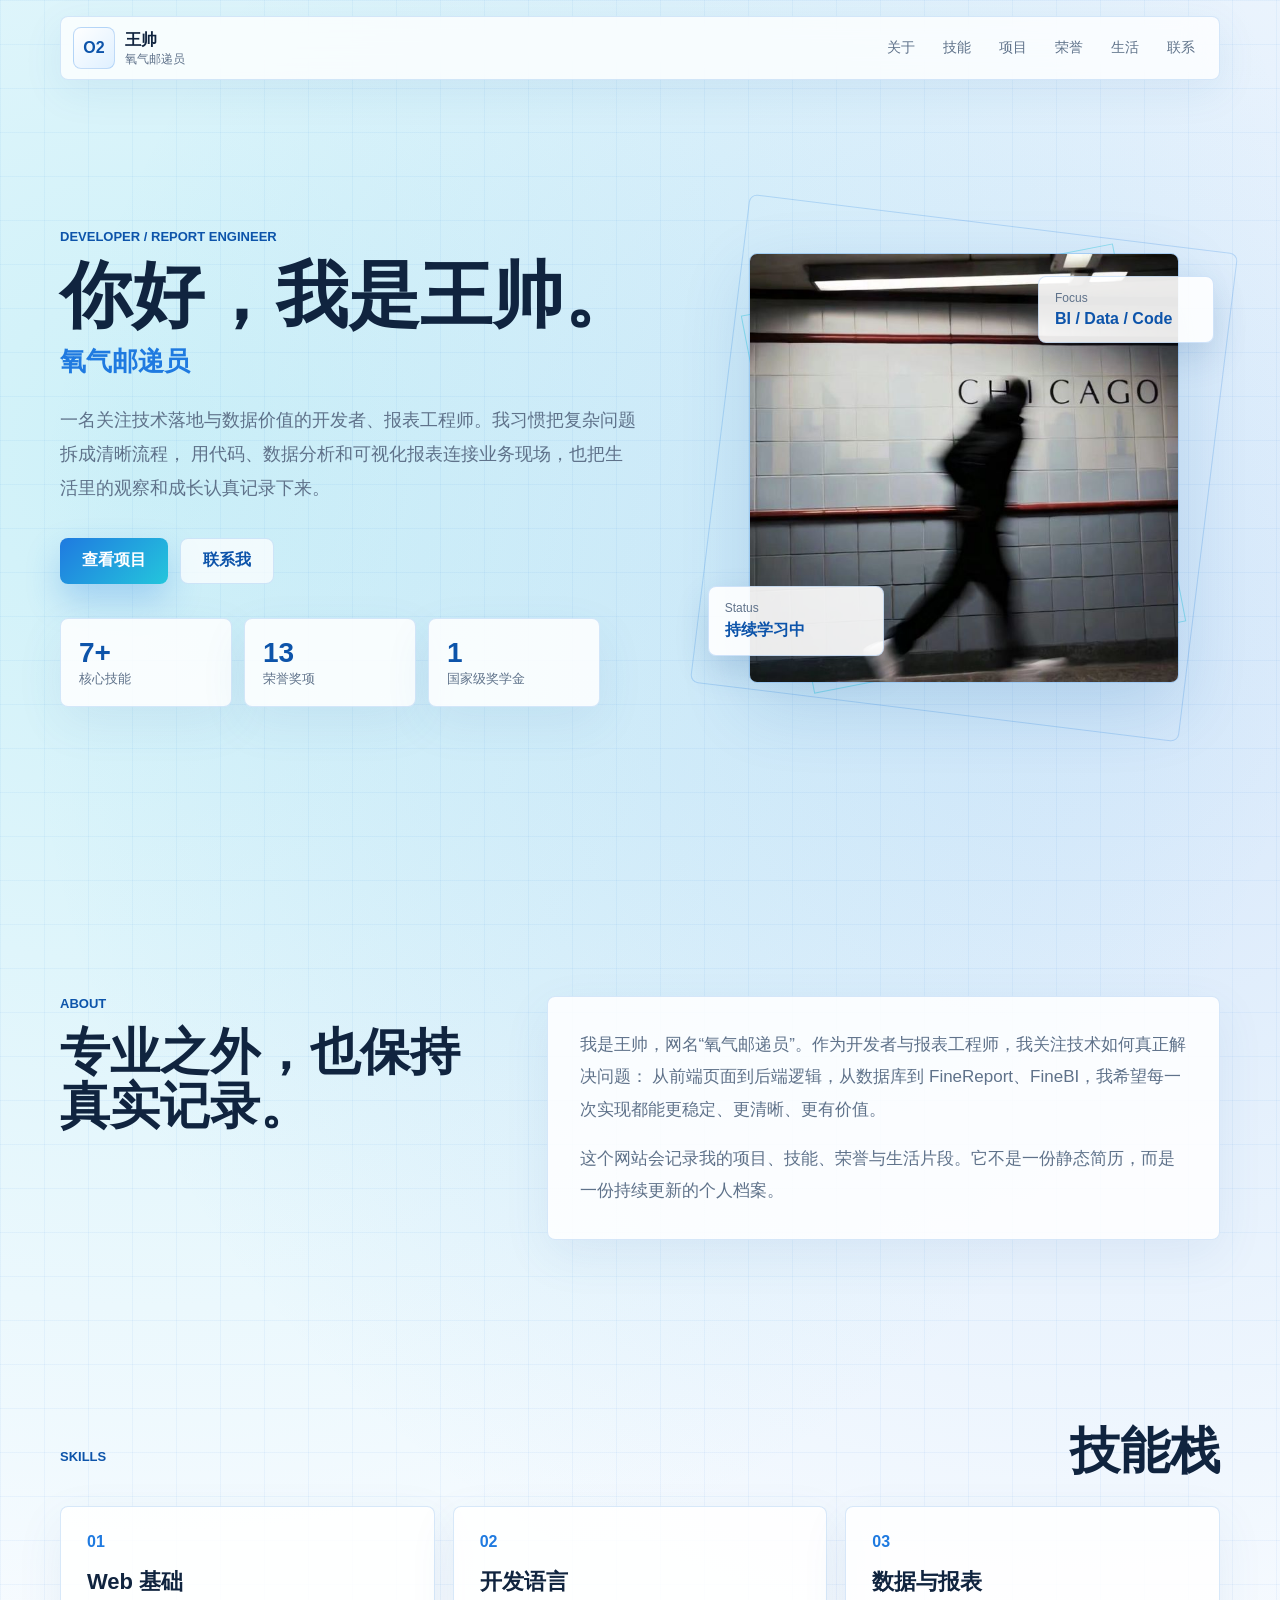
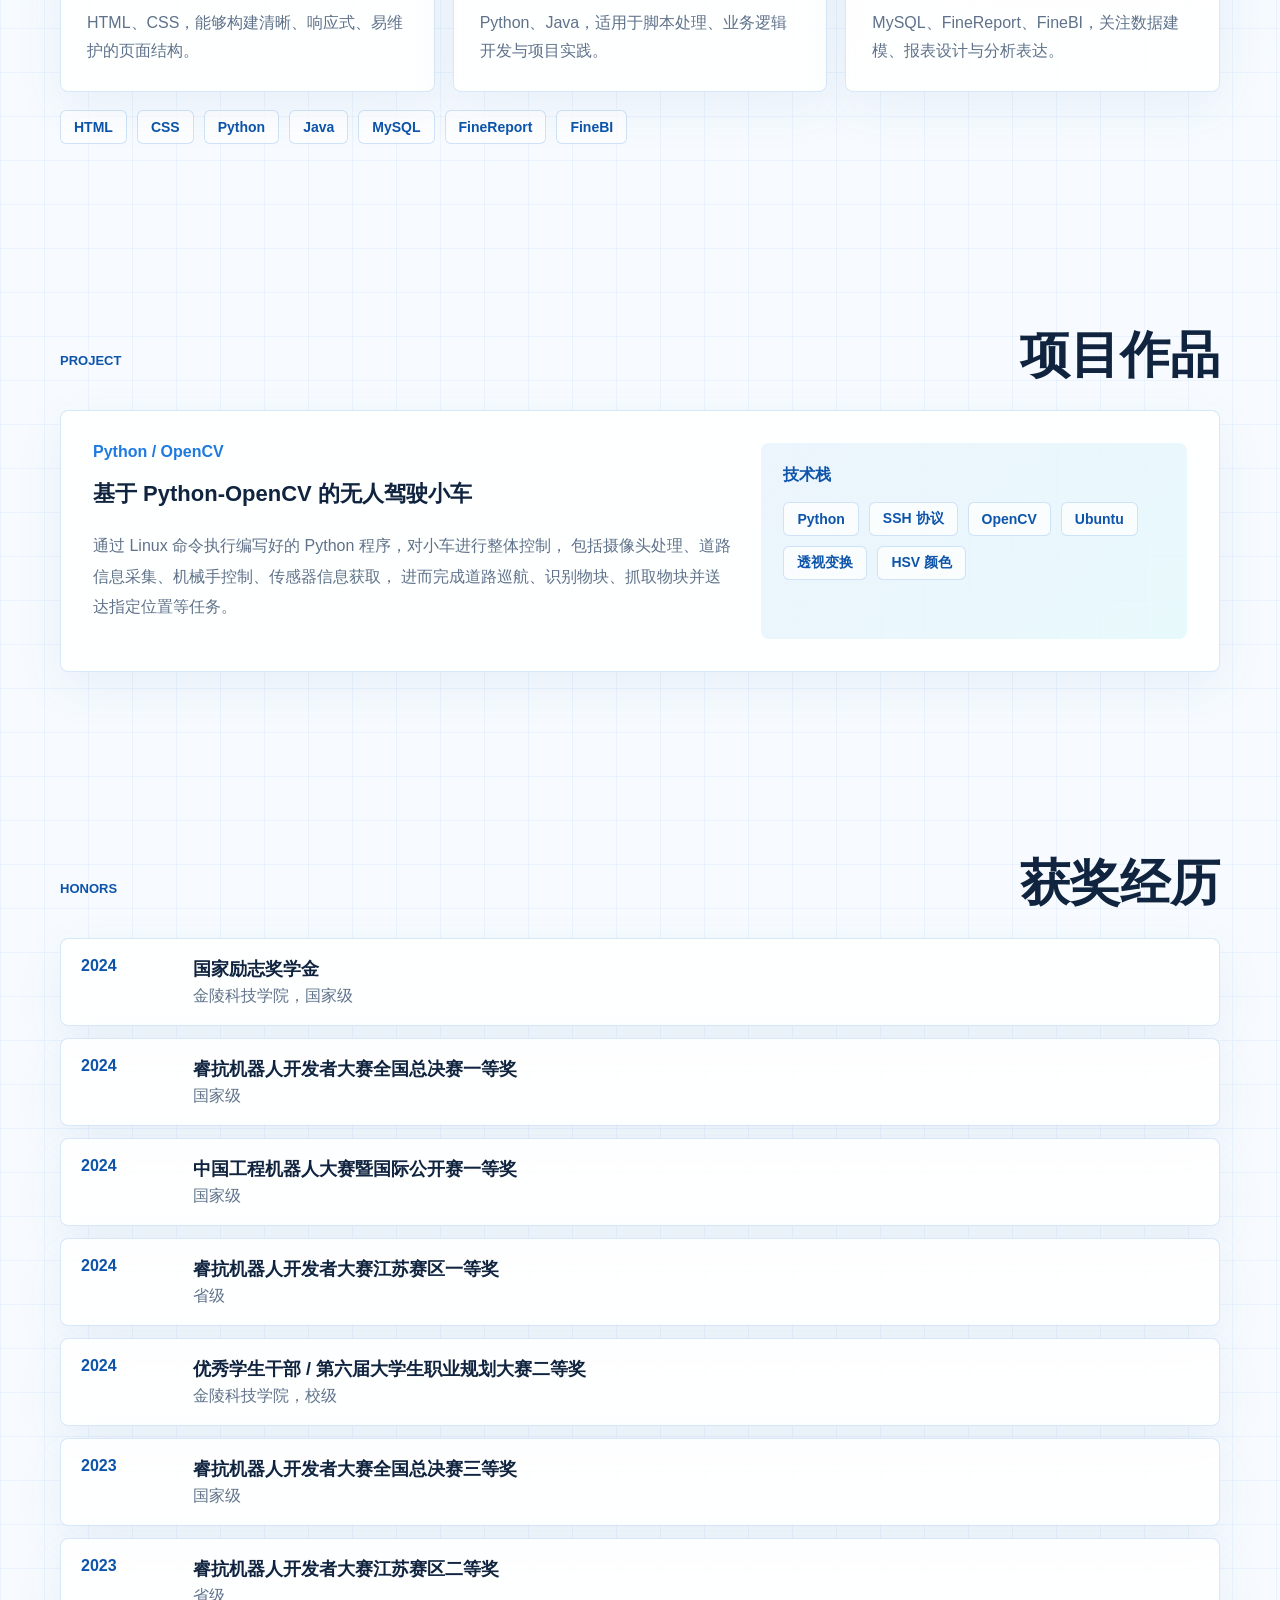
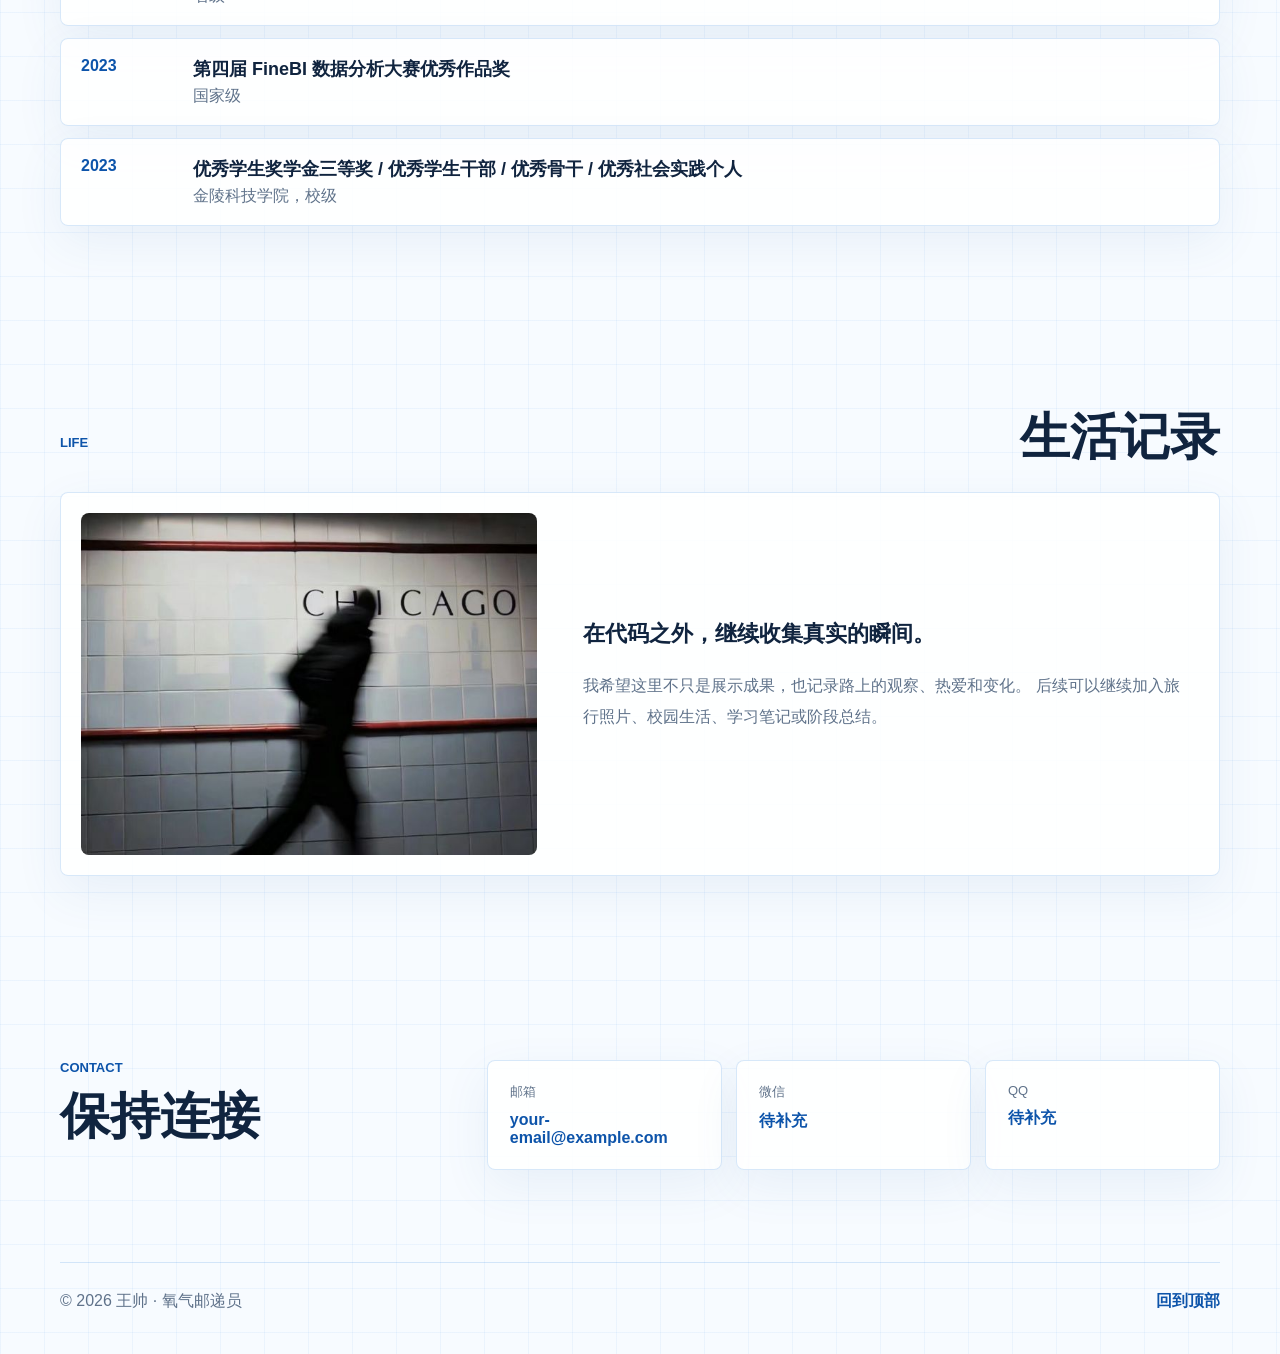
<file: index.html>
<!DOCTYPE html>
<html lang="zh-CN">
<head>
  <meta charset="UTF-8">
  <meta name="viewport" content="width=device-width, initial-scale=1.0">
  <meta name="description" content="王帅，氧气邮递员，开发者与报表工程师的个人网站。">
  <title>王帅 | 氧气邮递员</title>
  <link rel="stylesheet" href="styles.css">
</head>
<body>
  <header class="site-header">
    <a class="brand" href="#top" aria-label="回到首页">
      <span class="brand-mark">O2</span>
      <span>
        <strong>王帅</strong>
        <small>氧气邮递员</small>
      </span>
    </a>
    <nav class="site-nav" aria-label="主导航">
      <a href="#about">关于</a>
      <a href="#skills">技能</a>
      <a href="#project">项目</a>
      <a href="#honors">荣誉</a>
      <a href="#life">生活</a>
      <a href="#contact">联系</a>
    </nav>
  </header>

  <main id="top">
    <section class="hero section-shell">
      <div class="hero-copy">
        <p class="eyebrow">Developer / Report Engineer</p>
        <h1>你好，我是王帅。</h1>
        <p class="hero-name">氧气邮递员</p>
        <p class="hero-text">
          一名关注技术落地与数据价值的开发者、报表工程师。我习惯把复杂问题拆成清晰流程，
          用代码、数据分析和可视化报表连接业务现场，也把生活里的观察和成长认真记录下来。
        </p>
        <div class="hero-actions">
          <a class="button primary" href="#project">查看项目</a>
          <a class="button secondary" href="#contact">联系我</a>
        </div>
        <div class="stat-grid" aria-label="个人亮点">
          <div>
            <strong>7+</strong>
            <span>核心技能</span>
          </div>
          <div>
            <strong>13</strong>
            <span>荣誉奖项</span>
          </div>
          <div>
            <strong>1</strong>
            <span>国家级奖学金</span>
          </div>
        </div>
      </div>

      <div class="hero-visual" aria-label="个人头像视觉区">
        <div class="orbit orbit-one"></div>
        <div class="orbit orbit-two"></div>
        <img src="头像.jpg" alt="王帅头像" class="portrait">
        <div class="data-card card-top">
          <span>Focus</span>
          <strong>BI / Data / Code</strong>
        </div>
        <div class="data-card card-bottom">
          <span>Status</span>
          <strong>持续学习中</strong>
        </div>
      </div>
    </section>

    <section id="about" class="section-shell split-section">
      <div>
        <p class="section-kicker">ABOUT</p>
        <h2>专业之外，也保持真实记录。</h2>
      </div>
      <div class="content-panel">
        <p>
          我是王帅，网名“氧气邮递员”。作为开发者与报表工程师，我关注技术如何真正解决问题：
          从前端页面到后端逻辑，从数据库到 FineReport、FineBI，我希望每一次实现都能更稳定、更清晰、更有价值。
        </p>
        <p>
          这个网站会记录我的项目、技能、荣誉与生活片段。它不是一份静态简历，而是一份持续更新的个人档案。
        </p>
      </div>
    </section>

    <section id="skills" class="section-shell">
      <div class="section-heading">
        <p class="section-kicker">SKILLS</p>
        <h2>技能栈</h2>
      </div>
      <div class="skill-grid">
        <article class="skill-card">
          <span>01</span>
          <h3>Web 基础</h3>
          <p>HTML、CSS，能够构建清晰、响应式、易维护的页面结构。</p>
        </article>
        <article class="skill-card">
          <span>02</span>
          <h3>开发语言</h3>
          <p>Python、Java，适用于脚本处理、业务逻辑开发与项目实践。</p>
        </article>
        <article class="skill-card">
          <span>03</span>
          <h3>数据与报表</h3>
          <p>MySQL、FineReport、FineBI，关注数据建模、报表设计与分析表达。</p>
        </article>
      </div>
      <div class="tag-cloud" aria-label="技能标签">
        <span>HTML</span>
        <span>CSS</span>
        <span>Python</span>
        <span>Java</span>
        <span>MySQL</span>
        <span>FineReport</span>
        <span>FineBI</span>
      </div>
    </section>

    <section id="project" class="section-shell project-section">
      <div class="section-heading">
        <p class="section-kicker">PROJECT</p>
        <h2>项目作品</h2>
      </div>
      <article class="project-card">
        <div class="project-meta">
          <span class="project-year">Python / OpenCV</span>
          <h3>基于 Python-OpenCV 的无人驾驶小车</h3>
          <p>
            通过 Linux 命令执行编写好的 Python 程序，对小车进行整体控制，
            包括摄像头处理、道路信息采集、机械手控制、传感器信息获取，
            进而完成道路巡航、识别物块、抓取物块并送达指定位置等任务。
          </p>
        </div>
        <div class="project-detail">
          <h4>技术栈</h4>
          <div class="tech-list">
            <span>Python</span>
            <span>SSH 协议</span>
            <span>OpenCV</span>
            <span>Ubuntu</span>
            <span>透视变换</span>
            <span>HSV 颜色</span>
          </div>
        </div>
      </article>
    </section>

    <section id="honors" class="section-shell">
      <div class="section-heading">
        <p class="section-kicker">HONORS</p>
        <h2>获奖经历</h2>
      </div>
      <div class="timeline">
        <article>
          <time>2024</time>
          <div>
            <h3>国家励志奖学金</h3>
            <p>金陵科技学院，国家级</p>
          </div>
        </article>
        <article>
          <time>2024</time>
          <div>
            <h3>睿抗机器人开发者大赛全国总决赛一等奖</h3>
            <p>国家级</p>
          </div>
        </article>
        <article>
          <time>2024</time>
          <div>
            <h3>中国工程机器人大赛暨国际公开赛一等奖</h3>
            <p>国家级</p>
          </div>
        </article>
        <article>
          <time>2024</time>
          <div>
            <h3>睿抗机器人开发者大赛江苏赛区一等奖</h3>
            <p>省级</p>
          </div>
        </article>
        <article>
          <time>2024</time>
          <div>
            <h3>优秀学生干部 / 第六届大学生职业规划大赛二等奖</h3>
            <p>金陵科技学院，校级</p>
          </div>
        </article>
        <article>
          <time>2023</time>
          <div>
            <h3>睿抗机器人开发者大赛全国总决赛三等奖</h3>
            <p>国家级</p>
          </div>
        </article>
        <article>
          <time>2023</time>
          <div>
            <h3>睿抗机器人开发者大赛江苏赛区二等奖</h3>
            <p>省级</p>
          </div>
        </article>
        <article>
          <time>2023</time>
          <div>
            <h3>第四届 FineBI 数据分析大赛优秀作品奖</h3>
            <p>国家级</p>
          </div>
        </article>
        <article>
          <time>2023</time>
          <div>
            <h3>优秀学生奖学金三等奖 / 优秀学生干部 / 优秀骨干 / 优秀社会实践个人</h3>
            <p>金陵科技学院，校级</p>
          </div>
        </article>
      </div>
    </section>

    <section id="life" class="section-shell life-section">
      <div class="section-heading">
        <p class="section-kicker">LIFE</p>
        <h2>生活记录</h2>
      </div>
      <div class="life-layout">
        <img src="头像.jpg" alt="生活照片" class="life-photo">
        <div class="life-copy">
          <h3>在代码之外，继续收集真实的瞬间。</h3>
          <p>
            我希望这里不只是展示成果，也记录路上的观察、热爱和变化。
            后续可以继续加入旅行照片、校园生活、学习笔记或阶段总结。
          </p>
        </div>
      </div>
    </section>

    <section id="contact" class="section-shell contact-section">
      <div>
        <p class="section-kicker">CONTACT</p>
        <h2>保持连接</h2>
      </div>
      <div class="contact-grid">
        <a href="mailto:your-email@example.com">
          <span>邮箱</span>
          <strong>your-email@example.com</strong>
        </a>
        <a href="#" aria-label="微信联系方式">
          <span>微信</span>
          <strong>待补充</strong>
        </a>
        <a href="#" aria-label="QQ 联系方式">
          <span>QQ</span>
          <strong>待补充</strong>
        </a>
      </div>
    </section>
  </main>

  <footer class="site-footer">
    <span>© 2026 王帅 · 氧气邮递员</span>
    <a href="#top">回到顶部</a>
  </footer>

  <script src="script.js"></script>
</body>
</html>
</file>
<file: styles.css>
:root {
  --bg: #f7fbff;
  --surface: rgba(255, 255, 255, 0.86);
  --surface-strong: #ffffff;
  --text: #10243f;
  --muted: #5f728a;
  --line: rgba(39, 126, 219, 0.18);
  --blue: #1f7ae0;
  --blue-strong: #0d54aa;
  --cyan: #24c6dc;
  --shadow: 0 24px 70px rgba(19, 92, 168, 0.16);
}

* {
  box-sizing: border-box;
}

html {
  scroll-behavior: smooth;
  overflow-x: hidden;
}

body {
  margin: 0;
  min-height: 100vh;
  overflow-x: hidden;
  color: var(--text);
  font-family: "Microsoft YaHei", "PingFang SC", "Hiragino Sans GB", Arial, sans-serif;
  background:
    linear-gradient(90deg, rgba(31, 122, 224, 0.055) 1px, transparent 1px),
    linear-gradient(180deg, rgba(31, 122, 224, 0.055) 1px, transparent 1px),
    radial-gradient(circle at 12% 10%, rgba(36, 198, 220, 0.2), transparent 28%),
    radial-gradient(circle at 84% 14%, rgba(31, 122, 224, 0.16), transparent 26%),
    var(--bg);
  background-size: 44px 44px, 44px 44px, auto, auto, auto;
}

a {
  color: inherit;
  text-decoration: none;
}

.site-header {
  position: sticky;
  top: 0;
  z-index: 20;
  display: flex;
  align-items: center;
  justify-content: space-between;
  gap: 24px;
  width: min(1160px, calc(100% - 32px));
  margin: 16px auto 0;
  padding: 10px 12px;
  border: 1px solid var(--line);
  border-radius: 8px;
  background: rgba(255, 255, 255, 0.78);
  box-shadow: 0 12px 40px rgba(30, 98, 160, 0.08);
  backdrop-filter: blur(16px);
}

.brand {
  display: inline-flex;
  align-items: center;
  gap: 10px;
}

.brand-mark {
  display: grid;
  place-items: center;
  width: 42px;
  height: 42px;
  border: 1px solid rgba(31, 122, 224, 0.25);
  border-radius: 8px;
  color: var(--blue-strong);
  font-weight: 800;
  background: linear-gradient(135deg, #ffffff, #dff0ff);
}

.brand strong,
.brand small {
  display: block;
  line-height: 1.2;
}

.brand small {
  margin-top: 3px;
  color: var(--muted);
  font-size: 12px;
}

.site-nav {
  display: flex;
  align-items: center;
  gap: 4px;
  color: var(--muted);
  font-size: 14px;
}

.site-nav a {
  padding: 9px 12px;
  border-radius: 6px;
}

.site-nav a:hover {
  color: var(--blue-strong);
  background: rgba(31, 122, 224, 0.08);
}

.section-shell {
  width: min(1160px, calc(100% - 32px));
  margin: 0 auto;
  padding: 92px 0;
}

.hero {
  min-height: calc(100vh - 76px);
  display: grid;
  grid-template-columns: minmax(0, 1.06fr) minmax(320px, 0.94fr);
  align-items: center;
  gap: 70px;
  padding-top: 44px;
}

.eyebrow,
.section-kicker {
  margin: 0 0 14px;
  color: var(--blue-strong);
  font-size: 13px;
  font-weight: 800;
  letter-spacing: 0;
  text-transform: uppercase;
}

h1,
h2,
h3,
p {
  margin-top: 0;
}

h1 {
  margin-bottom: 10px;
  font-size: 72px;
  line-height: 1.05;
  letter-spacing: 0;
}

h2 {
  margin-bottom: 0;
  font-size: 50px;
  line-height: 1.08;
  letter-spacing: 0;
}

h3 {
  font-size: 22px;
  letter-spacing: 0;
}

.hero-name {
  margin-bottom: 24px;
  color: var(--blue);
  font-size: 26px;
  font-weight: 700;
}

.hero-text {
  max-width: 640px;
  color: var(--muted);
  font-size: 18px;
  line-height: 1.9;
}

.hero-actions {
  display: flex;
  flex-wrap: wrap;
  gap: 12px;
  margin-top: 32px;
}

.button {
  display: inline-flex;
  align-items: center;
  justify-content: center;
  min-height: 46px;
  padding: 0 22px;
  border-radius: 8px;
  font-weight: 700;
}

.button.primary {
  color: #fff;
  background: linear-gradient(135deg, var(--blue), var(--cyan));
  box-shadow: 0 16px 34px rgba(31, 122, 224, 0.28);
}

.button.secondary {
  border: 1px solid var(--line);
  color: var(--blue-strong);
  background: rgba(255, 255, 255, 0.72);
}

.stat-grid {
  display: grid;
  grid-template-columns: repeat(3, minmax(0, 1fr));
  gap: 12px;
  max-width: 540px;
  margin-top: 34px;
}

.stat-grid div,
.content-panel,
.skill-card,
.project-card,
.timeline article,
.life-layout,
.contact-grid a {
  border: 1px solid var(--line);
  border-radius: 8px;
  background: var(--surface);
  box-shadow: 0 16px 48px rgba(45, 104, 166, 0.08);
}

.stat-grid div {
  padding: 18px;
}

.stat-grid strong {
  display: block;
  color: var(--blue-strong);
  font-size: 28px;
}

.stat-grid span {
  color: var(--muted);
  font-size: 13px;
}

.hero-visual {
  position: relative;
  display: grid;
  place-items: center;
  min-height: 520px;
}

.portrait {
  position: relative;
  z-index: 2;
  width: min(430px, 82vw);
  aspect-ratio: 1 / 1;
  object-fit: cover;
  border: 1px solid rgba(31, 122, 224, 0.28);
  border-radius: 8px;
  box-shadow: var(--shadow);
}

.hero-visual::before {
  content: "";
  position: absolute;
  width: min(490px, 90vw);
  aspect-ratio: 1 / 1;
  border: 1px solid rgba(31, 122, 224, 0.22);
  border-radius: 8px;
  transform: rotate(7deg);
}

.orbit {
  position: absolute;
  border: 1px solid rgba(36, 198, 220, 0.42);
  pointer-events: none;
}

.orbit-one {
  width: 74%;
  height: 74%;
  transform: rotate(-11deg);
}

.orbit-two {
  width: 58%;
  height: 58%;
  transform: rotate(18deg);
}

.data-card {
  position: absolute;
  z-index: 4;
  min-width: 176px;
  padding: 14px 16px;
  border: 1px solid rgba(31, 122, 224, 0.2);
  border-radius: 8px;
  background: rgba(255, 255, 255, 0.9);
  box-shadow: 0 14px 34px rgba(28, 82, 145, 0.16);
}

.data-card span {
  display: block;
  margin-bottom: 5px;
  color: var(--muted);
  font-size: 12px;
}

.data-card strong {
  color: var(--blue-strong);
}

.card-top {
  top: 68px;
  right: 6px;
}

.card-bottom {
  bottom: 72px;
  left: 0;
}

.split-section {
  display: grid;
  grid-template-columns: 0.78fr 1.22fr;
  gap: 56px;
  align-items: start;
}

.content-panel {
  padding: 32px;
  color: var(--muted);
  font-size: 17px;
  line-height: 1.9;
}

.content-panel p:last-child {
  margin-bottom: 0;
}

.section-heading {
  display: flex;
  align-items: end;
  justify-content: space-between;
  gap: 24px;
  margin-bottom: 28px;
}

.skill-grid {
  display: grid;
  grid-template-columns: repeat(3, minmax(0, 1fr));
  gap: 18px;
}

.skill-card {
  padding: 26px;
}

.skill-card span {
  color: var(--blue);
  font-weight: 800;
}

.skill-card h3 {
  margin: 16px 0 12px;
}

.skill-card p {
  margin-bottom: 0;
  color: var(--muted);
  line-height: 1.75;
}

.tag-cloud,
.tech-list {
  display: flex;
  flex-wrap: wrap;
  gap: 10px;
}

.tag-cloud {
  margin-top: 18px;
}

.tag-cloud span,
.tech-list span {
  display: inline-flex;
  align-items: center;
  min-height: 34px;
  padding: 0 13px;
  border: 1px solid rgba(31, 122, 224, 0.2);
  border-radius: 6px;
  color: var(--blue-strong);
  background: rgba(255, 255, 255, 0.72);
  font-weight: 700;
  font-size: 14px;
}

.project-card {
  display: grid;
  grid-template-columns: 1.2fr 0.8fr;
  gap: 30px;
  padding: 32px;
}

.project-year {
  display: inline-flex;
  margin-bottom: 18px;
  color: var(--blue);
  font-weight: 800;
}

.project-card p {
  color: var(--muted);
  line-height: 1.9;
}

.project-detail {
  padding: 22px;
  border-radius: 8px;
  background: linear-gradient(135deg, rgba(31, 122, 224, 0.08), rgba(36, 198, 220, 0.1));
}

.project-detail h4 {
  margin: 0 0 16px;
  color: var(--blue-strong);
}

.timeline {
  display: grid;
  gap: 12px;
}

.timeline article {
  display: grid;
  grid-template-columns: 94px 1fr;
  gap: 18px;
  padding: 18px 20px;
}

.timeline time {
  color: var(--blue-strong);
  font-weight: 800;
}

.timeline h3 {
  margin-bottom: 5px;
  font-size: 18px;
}

.timeline p {
  margin-bottom: 0;
  color: var(--muted);
}

.life-layout {
  display: grid;
  grid-template-columns: minmax(260px, 0.72fr) 1fr;
  gap: 28px;
  align-items: center;
  padding: 20px;
}

.life-photo {
  width: 100%;
  aspect-ratio: 4 / 3;
  object-fit: cover;
  border-radius: 8px;
}

.life-copy {
  padding: 18px;
}

.life-copy p {
  color: var(--muted);
  line-height: 1.9;
}

.contact-section {
  display: grid;
  grid-template-columns: 0.7fr 1.3fr;
  gap: 32px;
  align-items: start;
}

.contact-grid {
  display: grid;
  grid-template-columns: repeat(3, minmax(0, 1fr));
  gap: 14px;
}

.contact-grid a {
  min-width: 0;
  padding: 22px;
}

.contact-grid span {
  display: block;
  margin-bottom: 10px;
  color: var(--muted);
  font-size: 13px;
}

.contact-grid strong {
  display: block;
  overflow-wrap: anywhere;
  color: var(--blue-strong);
}

.site-footer {
  display: flex;
  justify-content: space-between;
  gap: 20px;
  width: min(1160px, calc(100% - 32px));
  margin: 0 auto;
  padding: 28px 0 42px;
  color: var(--muted);
  border-top: 1px solid var(--line);
}

.site-footer a {
  color: var(--blue-strong);
  font-weight: 700;
}

.reveal {
  opacity: 0;
  transform: translateY(18px);
  transition: opacity 0.6s ease, transform 0.6s ease;
}

.reveal.is-visible {
  opacity: 1;
  transform: translateY(0);
}

@media (max-width: 900px) {
  .site-header {
    align-items: flex-start;
    flex-direction: column;
  }

  .site-nav {
    width: 100%;
    overflow-x: auto;
    padding-bottom: 2px;
  }

  .hero,
  .split-section,
  .project-card,
  .life-layout,
  .contact-section {
    grid-template-columns: 1fr;
  }

  .hero {
    gap: 30px;
    min-height: auto;
  }

  .hero-visual {
    min-height: 440px;
  }

  .skill-grid,
  .contact-grid {
    grid-template-columns: 1fr;
  }

  h1 {
    font-size: 64px;
  }

  h2 {
    font-size: 40px;
  }
}

@media (max-width: 560px) {
  .section-shell {
    width: min(100% - 24px, 1160px);
    padding: 64px 0;
  }

  .site-header {
    width: min(100% - 24px, 1160px);
  }

  h1 {
    font-size: 42px;
  }

  h2 {
    font-size: 32px;
  }

  .hero-text,
  .content-panel {
    font-size: 16px;
  }

  .stat-grid {
    grid-template-columns: 1fr;
  }

  .hero-visual {
    min-height: 360px;
  }

  .data-card {
    position: relative;
    inset: auto;
    margin-top: -18px;
  }

  .card-top {
    justify-self: end;
  }

  .card-bottom {
    justify-self: start;
  }

  .project-card,
  .content-panel {
    padding: 22px;
  }

  .timeline article {
    grid-template-columns: 1fr;
  }

  .site-footer {
    flex-direction: column;
  }
}
</file>
